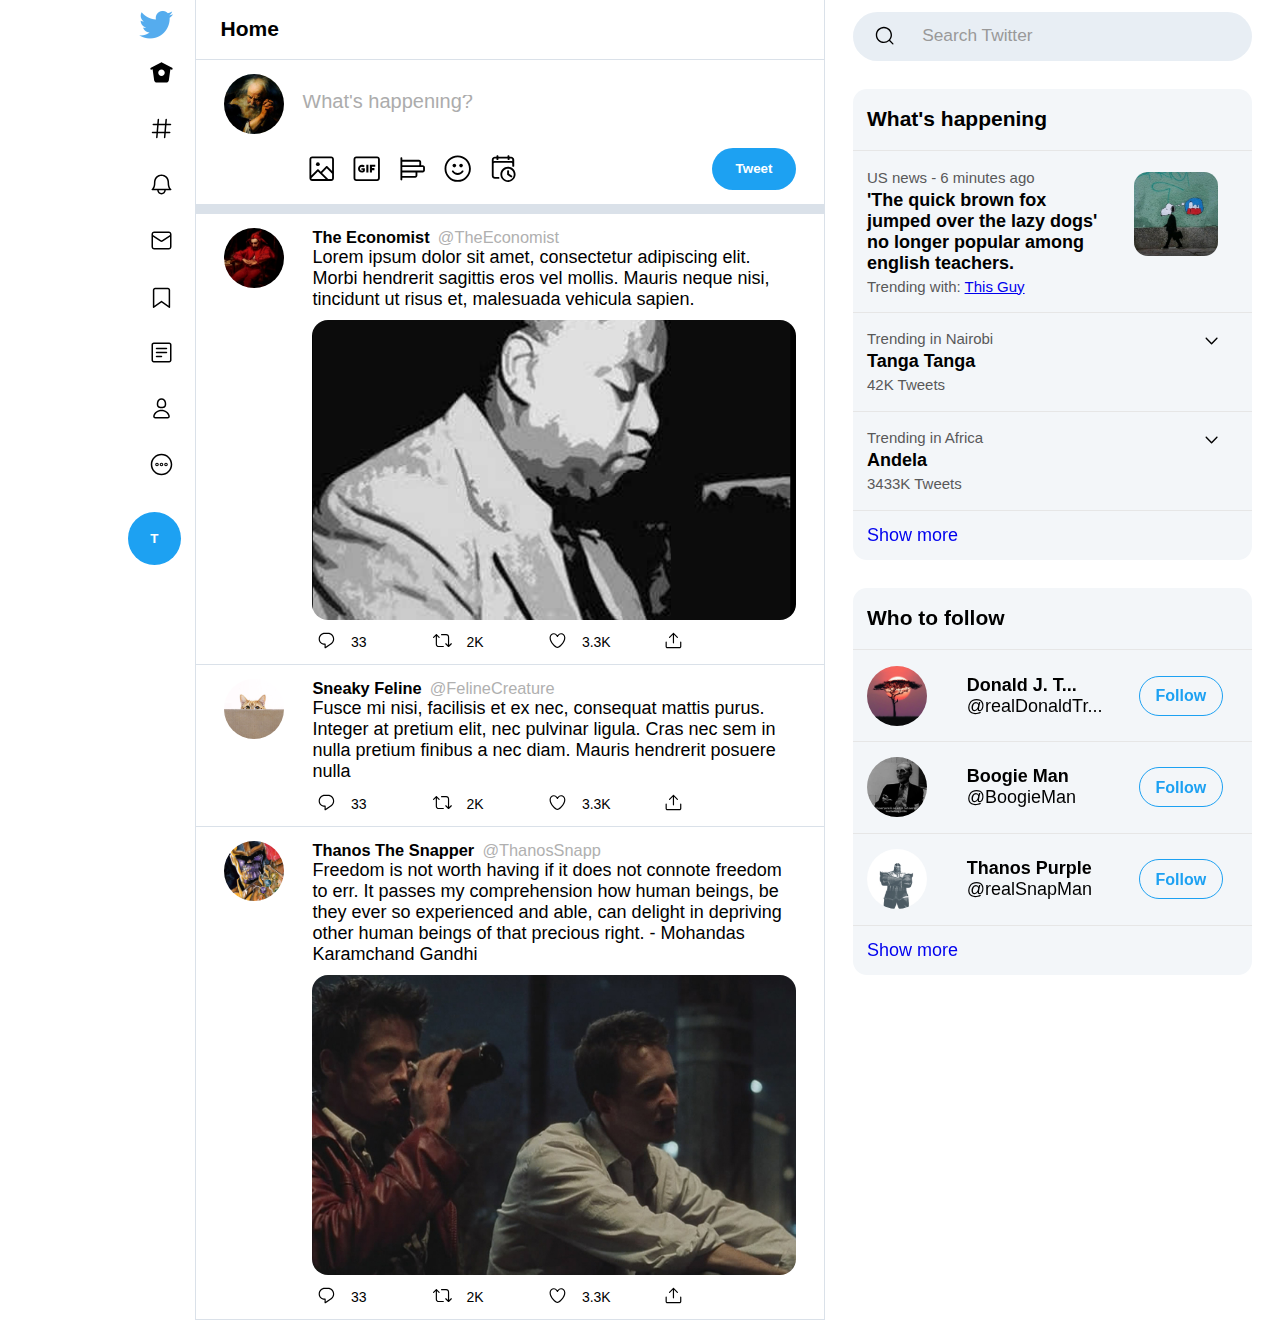
<file: index.html>
<!DOCTYPE html>
<html>
<head>
	<title>Home / Twitter</title>
	<meta name="viewport" content="width=device-width, initial-scale=1.0">
	<link rel="stylesheet" type="text/css" href="style.css">
</head>
<body>
	<main id="main">
		<div id="account">
			<div id="navigation">
				<div id="logo-area">
					<div id="logo"></div>
				</div>
				<nav id="main-navbar">
					<ul id="nav-links">
						<li class="nav-link active">
							<div class="nav-icon" id="nav-home-icon">
								<svg viewBox=""><g><path d="M22.58 7.35L12.475 1.897c-.297-.16-.654-.16-.95 0L1.425 7.35c-.486.264-.667.87-.405 1.356.18.335.525.525.88.525.16 0 .324-.038.475-.12l.734-.396 1.59 11.25c.216 1.214 1.31 2.062 2.66 2.062h9.282c1.35 0 2.444-.848 2.662-2.088l1.588-11.225.737.398c.485.263 1.092.082 1.354-.404.263-.486.08-1.093-.404-1.355zM12 15.435c-1.795 0-3.25-1.455-3.25-3.25s1.455-3.25 3.25-3.25 3.25 1.455 3.25 3.25-1.455 3.25-3.25 3.25z"></path></g></svg>
							</div>
							<div class="nav-link-text">
								<a href="#">
									<h2>Home</h2>
								</a>
							</div>
						</li>
						<li class="nav-link">
							<div class="nav-icon" id="nav-explore-icon">
								<div class="">
									<svg class=""><g><path d="M21 7.337h-3.93l.372-4.272c.036-.412-.27-.775-.682-.812-.417-.03-.776.27-.812.683l-.383 4.4h-6.32l.37-4.27c.037-.413-.27-.776-.68-.813-.42-.03-.777.27-.813.683l-.382 4.4H3.782c-.414 0-.75.337-.75.75s.336.75.75.75H7.61l-.55 6.327H3c-.414 0-.75.336-.75.75s.336.75.75.75h3.93l-.372 4.272c-.036.412.27.775.682.812l.066.003c.385 0 .712-.295.746-.686l.383-4.4h6.32l-.37 4.27c-.036.413.27.776.682.813l.066.003c.385 0 .712-.295.746-.686l.382-4.4h3.957c.413 0 .75-.337.75-.75s-.337-.75-.75-.75H16.39l.55-6.327H21c.414 0 .75-.336.75-.75s-.336-.75-.75-.75zm-6.115 7.826h-6.32l.55-6.326h6.32l-.55 6.326z"></path></g></svg>
								</div>
							</div>
							<div class="nav-link-text">
								<a href="#">
									<h2>Explore</h2>
								</a>
							</div>
						</li>
						<li class="nav-link">
							<div class="nav-icon" id="nav-notifications-icon">
								<svg class=""><g><path d="M21.697 16.468c-.02-.016-2.14-1.64-2.103-6.03.02-2.532-.812-4.782-2.347-6.335C15.872 2.71 14.01 1.94 12.005 1.93h-.013c-2.004.01-3.866.78-5.242 2.174-1.534 1.553-2.368 3.802-2.346 6.334.037 4.33-2.02 5.967-2.102 6.03-.26.193-.366.53-.265.838.102.308.39.515.712.515h4.92c.102 2.31 1.997 4.16 4.33 4.16s4.226-1.85 4.327-4.16h4.922c.322 0 .61-.206.71-.514.103-.307-.003-.645-.263-.838zM12 20.478c-1.505 0-2.73-1.177-2.828-2.658h5.656c-.1 1.48-1.323 2.66-2.828 2.66zM4.38 16.32c.74-1.132 1.548-3.028 1.524-5.896-.018-2.16.644-3.982 1.913-5.267C8.91 4.05 10.397 3.437 12 3.43c1.603.008 3.087.62 4.18 1.728 1.27 1.285 1.933 3.106 1.915 5.267-.024 2.868.785 4.765 1.525 5.896H4.38z"></path></g></svg>
							</div>
							<div class="nav-link-text">
								<a href="#">
									<h2>Notifications</h2>
								</a>
							</div>
						</li>
						<li class="nav-link">
							<div class="nav-icon" id="nav-messages-icon">
								<svg class=""><g><path d="M19.25 3.018H4.75C3.233 3.018 2 4.252 2 5.77v12.495c0 1.518 1.233 2.753 2.75 2.753h14.5c1.517 0 2.75-1.235 2.75-2.753V5.77c0-1.518-1.233-2.752-2.75-2.752zm-14.5 1.5h14.5c.69 0 1.25.56 1.25 1.25v.714l-8.05 5.367c-.273.18-.626.182-.9-.002L3.5 6.482v-.714c0-.69.56-1.25 1.25-1.25zm14.5 14.998H4.75c-.69 0-1.25-.56-1.25-1.25V8.24l7.24 4.83c.383.256.822.384 1.26.384.44 0 .877-.128 1.26-.383l7.24-4.83v10.022c0 .69-.56 1.25-1.25 1.25z"></path></g></svg>
							</div>
							<div class="nav-link-text">
								<a href="#">
									<h2>Messages</h2>
								</a>
							</div>
						</li>
						<li class="nav-link">
							<div class="nav-icon" id="nav-bookmarks-icon">
								<svg class=""><g><path d="M19.9 23.5c-.157 0-.312-.05-.442-.144L12 17.928l-7.458 5.43c-.228.164-.53.19-.782.06-.25-.127-.41-.385-.41-.667V5.6c0-1.24 1.01-2.25 2.25-2.25h12.798c1.24 0 2.25 1.01 2.25 2.25v17.15c0 .282-.158.54-.41.668-.106.055-.223.082-.34.082zM12 16.25c.155 0 .31.048.44.144l6.71 4.883V5.6c0-.412-.337-.75-.75-.75H5.6c-.413 0-.75.338-.75.75v15.677l6.71-4.883c.13-.096.285-.144.44-.144z"></path></g></svg>
							</div>
							<div class="nav-link-text">
								<a href="#">
									<h2>Bookmarks</h2>
								</a>
							</div>
						</li>
						<li class="nav-link">
							<div class="nav-icon" id="nav-lists-icon">
								<svg class=""><g><path d="M19.75 22H4.25C3.01 22 2 20.99 2 19.75V4.25C2 3.01 3.01 2 4.25 2h15.5C20.99 2 22 3.01 22 4.25v15.5c0 1.24-1.01 2.25-2.25 2.25zM4.25 3.5c-.414 0-.75.337-.75.75v15.5c0 .413.336.75.75.75h15.5c.414 0 .75-.337.75-.75V4.25c0-.413-.336-.75-.75-.75H4.25z"></path><path d="M17 8.64H7c-.414 0-.75-.337-.75-.75s.336-.75.75-.75h10c.414 0 .75.335.75.75s-.336.75-.75.75zm0 4.11H7c-.414 0-.75-.336-.75-.75s.336-.75.75-.75h10c.414 0 .75.336.75.75s-.336.75-.75.75zm-5 4.11H7c-.414 0-.75-.335-.75-.75s.336-.75.75-.75h5c.414 0 .75.337.75.75s-.336.75-.75.75z"></path></g></svg>
							</div><div class="nav-link-text">
								<a href="#">
									<h2>Lists</h2>
								</a>
							</div>
						</li>
						<li class="nav-link">
							<div class="nav-icon" id="nav-profile-icon">
								<svg class=""><g><path d="M12 11.816c1.355 0 2.872-.15 3.84-1.256.814-.93 1.078-2.368.806-4.392-.38-2.825-2.117-4.512-4.646-4.512S7.734 3.343 7.354 6.17c-.272 2.022-.008 3.46.806 4.39.968 1.107 2.485 1.256 3.84 1.256zM8.84 6.368c.162-1.2.787-3.212 3.16-3.212s2.998 2.013 3.16 3.212c.207 1.55.057 2.627-.45 3.205-.455.52-1.266.743-2.71.743s-2.255-.223-2.71-.743c-.507-.578-.657-1.656-.45-3.205zm11.44 12.868c-.877-3.526-4.282-5.99-8.28-5.99s-7.403 2.464-8.28 5.99c-.172.692-.028 1.4.395 1.94.408.52 1.04.82 1.733.82h12.304c.693 0 1.325-.3 1.733-.82.424-.54.567-1.247.394-1.94zm-1.576 1.016c-.126.16-.316.246-.552.246H5.848c-.235 0-.426-.085-.552-.246-.137-.174-.18-.412-.12-.654.71-2.855 3.517-4.85 6.824-4.85s6.114 1.994 6.824 4.85c.06.242.017.48-.12.654z"></path></g></svg>
							</div>
							<div class="nav-link-text">
								<a href="#">
									<h2>Profile</h2>
								</a>
							</div>
						</li>
						<li class="nav-link">
							<div class="nav-icon" id="nav-more-icon">
								<svg class=""><g><path d="M16.5 10.25c-.965 0-1.75.787-1.75 1.75s.784 1.75 1.75 1.75c.964 0 1.75-.786 1.75-1.75s-.786-1.75-1.75-1.75zm0 2.5c-.414 0-.75-.336-.75-.75 0-.413.337-.75.75-.75s.75.336.75.75c0 .413-.336.75-.75.75zm-4.5-2.5c-.966 0-1.75.787-1.75 1.75s.785 1.75 1.75 1.75 1.75-.786 1.75-1.75-.784-1.75-1.75-1.75zm0 2.5c-.414 0-.75-.336-.75-.75 0-.413.337-.75.75-.75s.75.336.75.75c0 .413-.336.75-.75.75zm-4.5-2.5c-.965 0-1.75.787-1.75 1.75s.785 1.75 1.75 1.75c.964 0 1.75-.786 1.75-1.75s-.787-1.75-1.75-1.75zm0 2.5c-.414 0-.75-.336-.75-.75 0-.413.337-.75.75-.75s.75.336.75.75c0 .413-.336.75-.75.75z"></path><path d="M12 22.75C6.072 22.75 1.25 17.928 1.25 12S6.072 1.25 12 1.25 22.75 6.072 22.75 12 17.928 22.75 12 22.75zm0-20C6.9 2.75 2.75 6.9 2.75 12S6.9 21.25 12 21.25s9.25-4.15 9.25-9.25S17.1 2.75 12 2.75z"></path></g></svg>
							</div>
							<div class="nav-link-text">
								<a href="#">
									<h2>More</h2>
								</a>
							</div>
						</li>
					</ul>
				</nav>
				<div id="account-compose-tweet">
					<button href=""><div class="btn-txt">Tweet</div><div class="btn-icon">T</div></button>
				</div>
			</div>
		</div>
		<div id="feed">
			<div id="feed-nav">
				<h2><a href="#">Home</a></h2>
			</div>
			<div id="feed-new-tweet">
				<div id="feed-new-tweet-avatar">
					<div id="feed-avatar-img"></div>
				</div>
				<div id="feed-new-tweet-form">
					<form action="" method="post">
						<div id="tweet-text-input">
							<input type="text" name="tweet" id="tweet-input" placeholder="What's happening?">
						</div>
						<div id="form-buttons">
							<div id="input-buttons">
								<div class="tweet-input-button" id="tweet-img">
									<div class="this-icon">
										<svg viewBox="0 0 24 24" class="r-13gxpu9 r-4qtqp9 r-yyyyoo r-1q142lx r-50lct3 r-dnmrzs r-bnwqim r-1plcrui r-lrvibr"><g><path d="M19.75 2H4.25C3.01 2 2 3.01 2 4.25v15.5C2 20.99 3.01 22 4.25 22h15.5c1.24 0 2.25-1.01 2.25-2.25V4.25C22 3.01 20.99 2 19.75 2zM4.25 3.5h15.5c.413 0 .75.337.75.75v9.676l-3.858-3.858c-.14-.14-.33-.22-.53-.22h-.003c-.2 0-.393.08-.532.224l-4.317 4.384-1.813-1.806c-.14-.14-.33-.22-.53-.22-.193-.03-.395.08-.535.227L3.5 17.642V4.25c0-.413.337-.75.75-.75zm-.744 16.28l5.418-5.534 6.282 6.254H4.25c-.402 0-.727-.322-.744-.72zm16.244.72h-2.42l-5.007-4.987 3.792-3.85 4.385 4.384v3.703c0 .413-.337.75-.75.75z"></path><circle cx="8.868" cy="8.309" r="1.542"></circle></g></svg>
									</div>
									<!--  -->
								</div>
								<div class="tweet-input-button" id="gif-img">
									<div class="this-icon">
										<svg viewBox="0 0 24 24" class="r-13gxpu9 r-4qtqp9 r-yyyyoo r-1q142lx r-50lct3 r-dnmrzs r-bnwqim r-1plcrui r-lrvibr"><g><path d="M19 10.5V8.8h-4.4v6.4h1.7v-2h2v-1.7h-2v-1H19zm-7.3-1.7h1.7v6.4h-1.7V8.8zm-3.6 1.6c.4 0 .9.2 1.2.5l1.2-1C9.9 9.2 9 8.8 8.1 8.8c-1.8 0-3.2 1.4-3.2 3.2s1.4 3.2 3.2 3.2c1 0 1.8-.4 2.4-1.1v-2.5H7.7v1.2h1.2v.6c-.2.1-.5.2-.8.2-.9 0-1.6-.7-1.6-1.6 0-.8.7-1.6 1.6-1.6z"></path><path d="M20.5 2.02h-17c-1.24 0-2.25 1.007-2.25 2.247v15.507c0 1.238 1.01 2.246 2.25 2.246h17c1.24 0 2.25-1.008 2.25-2.246V4.267c0-1.24-1.01-2.247-2.25-2.247zm.75 17.754c0 .41-.336.746-.75.746h-17c-.414 0-.75-.336-.75-.746V4.267c0-.412.336-.747.75-.747h17c.414 0 .75.335.75.747v15.507z"></path></g></svg>
									</div>
									<!--  -->
								</div>
								<div class="tweet-input-button" id="chart-img">
									<div class="this-icon">
										<svg viewBox="0 0 24 24" class="icon-styling"><g><path d="M20.222 9.16h-1.334c.015-.09.028-.182.028-.277V6.57c0-.98-.797-1.777-1.778-1.777H3.5V3.358c0-.414-.336-.75-.75-.75s-.75.336-.75.75V20.83c0 .415.336.75.75.75s.75-.335.75-.75v-1.434h10.556c.98 0 1.778-.797 1.778-1.777v-2.313c0-.095-.014-.187-.028-.278h4.417c.98 0 1.778-.798 1.778-1.778v-2.31c0-.983-.797-1.78-1.778-1.78zM17.14 6.293c.152 0 .277.124.277.277v2.31c0 .154-.125.28-.278.28H3.5V6.29h13.64zm-2.807 9.014v2.312c0 .153-.125.277-.278.277H3.5v-2.868h10.556c.153 0 .277.126.277.28zM20.5 13.25c0 .153-.125.277-.278.277H3.5V10.66h16.722c.153 0 .278.124.278.277v2.313z"></path></g></svg>
									</div>
									<!--  -->
								</div>
								<div class="tweet-input-button" id="emoji-img">
									<div class="this-icon">
										<svg viewBox="0 0 24 24" class="r-13gxpu9 r-4qtqp9 r-yyyyoo r-1q142lx r-50lct3 r-dnmrzs r-bnwqim r-1plcrui r-lrvibr"><g><path d="M12 22.75C6.072 22.75 1.25 17.928 1.25 12S6.072 1.25 12 1.25 22.75 6.072 22.75 12 17.928 22.75 12 22.75zm0-20C6.9 2.75 2.75 6.9 2.75 12S6.9 21.25 12 21.25s9.25-4.15 9.25-9.25S17.1 2.75 12 2.75z"></path><path d="M12 17.115c-1.892 0-3.633-.95-4.656-2.544-.224-.348-.123-.81.226-1.035.348-.226.812-.124 1.036.226.747 1.162 2.016 1.855 3.395 1.855s2.648-.693 3.396-1.854c.224-.35.688-.45 1.036-.225.35.224.45.688.226 1.036-1.025 1.594-2.766 2.545-4.658 2.545z"></path><circle cx="14.738" cy="9.458" r="1.478"></circle><circle cx="9.262" cy="9.458" r="1.478"></circle></g></svg>
									</div>
								</div>
								<div class="tweet-input-button" id="schedule-img">
									<div class="this-icon">
										<svg viewBox="0 0 24 24"><g><path d="M-37.9 18c-.1-.1-.1-.1-.1-.2.1 0 .1.1.1.2z"></path><path d="M-37.9 18c-.1-.1-.1-.1-.1-.2.1 0 .1.1.1.2zM18 2.2h-1.3v-.3c0-.4-.3-.8-.8-.8-.4 0-.8.3-.8.8v.3H7.7v-.3c0-.4-.3-.8-.8-.8-.4 0-.8.3-.8.8v.3H4.8c-1.4 0-2.5 1.1-2.5 2.5v13.1c0 1.4 1.1 2.5 2.5 2.5h2.9c.4 0 .8-.3.8-.8 0-.4-.3-.8-.8-.8H4.8c-.6 0-1-.5-1-1V7.9c0-.3.4-.7 1-.7H18c.6 0 1 .4 1 .7v1.8c0 .4.3.8.8.8.4 0 .8-.3.8-.8v-5c-.1-1.4-1.2-2.5-2.6-2.5zm1 3.7c-.3-.1-.7-.2-1-.2H4.8c-.4 0-.7.1-1 .2V4.7c0-.6.5-1 1-1h1.3v.5c0 .4.3.8.8.8.4 0 .8-.3.8-.8v-.5h7.5v.5c0 .4.3.8.8.8.4 0 .8-.3.8-.8v-.5H18c.6 0 1 .5 1 1v1.2z"></path><path d="M15.5 10.4c-3.4 0-6.2 2.8-6.2 6.2 0 3.4 2.8 6.2 6.2 6.2 3.4 0 6.2-2.8 6.2-6.2 0-3.4-2.8-6.2-6.2-6.2zm0 11c-2.6 0-4.7-2.1-4.7-4.7s2.1-4.7 4.7-4.7 4.7 2.1 4.7 4.7c0 2.5-2.1 4.7-4.7 4.7z"></path><path d="M18.9 18.7c-.1.2-.4.4-.6.4-.1 0-.3 0-.4-.1l-3.1-2v-3c0-.4.3-.8.8-.8.4 0 .8.3.8.8v2.2l2.4 1.5c.2.2.3.6.1 1z"></path></g></svg>
									</div>
									<!--  -->
								</div>
							</div>
							<div id="submit-button">
								<button type="submit">Tweet</button>
							</div>
						</div>
					</form>
				</div>
			</div>
			<div class="tweets-area">
				<div class="tweet">
					<div class="tweet-avatar-area">
						<div id="tweet-01-author-avatar"></div>
					</div>
					<div class="tweet-main-section">
						<div class="tweet-top">
							<div class="tweet-author-name">
								<h3 class="screen-name">The Economist</h3>
								<h3 class="user-name">@TheEconomist</h3>
							</div>
							<div class="tweet-options-dropdown"></div>
						</div>
						<div class="tweet-content">
							<p class="tweet-text"> Lorem ipsum dolor sit amet, consectetur adipiscing elit. Morbi hendrerit sagittis eros vel mollis. Mauris neque nisi, tincidunt ut risus et, malesuada vehicula sapien.</p>
							<div class="tweet-img">
								<div id="tweet_01_img"></div>
							</div>
							<!-- <img src="" class="tweet-img" alt="Twitter Image"> -->
						</div>
						<div class="tweet-actions">
							<div class="tweet-action-buttons">
								<div class="action-item">
									<div class="tweet-action-button" id="comments-img">
										<div class="this-icon">
											<svg viewBox="0 0 28 28"><g><path d="M14.046 2.242l-4.148-.01h-.002c-4.374 0-7.8 3.427-7.8 7.802 0 4.098 3.186 7.206 7.465 7.37v3.828c0 .108.044.286.12.403.142.225.384.347.632.347.138 0 .277-.038.402-.118.264-.168 6.473-4.14 8.088-5.506 1.902-1.61 3.04-3.97 3.043-6.312v-.017c-.006-4.367-3.43-7.787-7.8-7.788zm3.787 12.972c-1.134.96-4.862 3.405-6.772 4.643V16.67c0-.414-.335-.75-.75-.75h-.396c-3.66 0-6.318-2.476-6.318-5.886 0-3.534 2.768-6.302 6.3-6.302l4.147.01h.002c3.532 0 6.3 2.766 6.302 6.296-.003 1.91-.942 3.844-2.514 5.176z"></path></g></svg>
										</div>
										<!--  -->
									</div>
									<div class="action-stats">
										<p>33</p>
									</div>
								</div>
								<div class="action-item">
									<div class="tweet-action-button" id="retweet-img">
										<div class="this-icon">
											<svg viewBox="0 0 28 28"><g><path d="M23.77 15.67c-.292-.293-.767-.293-1.06 0l-2.22 2.22V7.65c0-2.068-1.683-3.75-3.75-3.75h-5.85c-.414 0-.75.336-.75.75s.336.75.75.75h5.85c1.24 0 2.25 1.01 2.25 2.25v10.24l-2.22-2.22c-.293-.293-.768-.293-1.06 0s-.294.768 0 1.06l3.5 3.5c.145.147.337.22.53.22s.383-.072.53-.22l3.5-3.5c.294-.292.294-.767 0-1.06zm-10.66 3.28H7.26c-1.24 0-2.25-1.01-2.25-2.25V6.46l2.22 2.22c.148.147.34.22.532.22s.384-.073.53-.22c.293-.293.293-.768 0-1.06l-3.5-3.5c-.293-.294-.768-.294-1.06 0l-3.5 3.5c-.294.292-.294.767 0 1.06s.767.293 1.06 0l2.22-2.22V16.7c0 2.068 1.683 3.75 3.75 3.75h5.85c.414 0 .75-.336.75-.75s-.337-.75-.75-.75z"></path></g></svg>
										</div>
										<!--  -->
									</div>
									<div class="action-stats">
										<p>2K</p>
									</div>
								</div>
								<div class="action-item">
									<div class="tweet-action-button" id="like-img">
										<div class="this-icon">
											<svg viewBox="0 0 28 28"><g><path d="M12 21.638h-.014C9.403 21.59 1.95 14.856 1.95 8.478c0-3.064 2.525-5.754 5.403-5.754 2.29 0 3.83 1.58 4.646 2.73.814-1.148 2.354-2.73 4.645-2.73 2.88 0 5.404 2.69 5.404 5.755 0 6.376-7.454 13.11-10.037 13.157H12zM7.354 4.225c-2.08 0-3.903 1.988-3.903 4.255 0 5.74 7.034 11.596 8.55 11.658 1.518-.062 8.55-5.917 8.55-11.658 0-2.267-1.823-4.255-3.903-4.255-2.528 0-3.94 2.936-3.952 2.965-.23.562-1.156.562-1.387 0-.014-.03-1.425-2.965-3.954-2.965z"></path></g></svg>
										</div>
									</div>
									<div class="action-stats">
										<p>3.3K</p>
									</div>
								</div>
								<div class="action-item">
									<div class="tweet-action-button" id="options-img">
										<div class="this-icon">
											<svg viewBox="0 0 28 28"><g><path d="M17.53 7.47l-5-5c-.293-.293-.768-.293-1.06 0l-5 5c-.294.293-.294.768 0 1.06s.767.294 1.06 0l3.72-3.72V15c0 .414.336.75.75.75s.75-.336.75-.75V4.81l3.72 3.72c.146.147.338.22.53.22s.384-.072.53-.22c.293-.293.293-.767 0-1.06z"></path><path d="M19.708 21.944H4.292C3.028 21.944 2 20.916 2 19.652V14c0-.414.336-.75.75-.75s.75.336.75.75v5.652c0 .437.355.792.792.792h15.416c.437 0 .792-.355.792-.792V14c0-.414.336-.75.75-.75s.75.336.75.75v5.652c0 1.264-1.028 2.292-2.292 2.292z"></path></g></svg>
										</div>
										<!--  -->
									</div>
								</div>
							</div>
						</div>
					</div>
				</div>
				<div class="tweet">
					<div class="tweet-avatar-area">
						<div id="tweet-02-author-avatar"></div>
					</div>
					<div class="tweet-main-section">
						<div class="tweet-top">
							<div class="tweet-author-name">
								<h3 class="screen-name">Sneaky Feline</h3>
								<h3 class="user-name">@FelineCreature</h3>
							</div>
							<div class="tweet-options-dropdown"></div>
						</div>
						<div class="tweet-content">
							<p class="tweet-text">Fusce mi nisi, facilisis et ex nec, consequat mattis purus. Integer at pretium elit, nec pulvinar ligula. Cras nec sem in nulla pretium finibus a nec diam. Mauris hendrerit posuere nulla</p>
							<!-- <div class="tweet-img">
								<div id="tweet_01_img"></div>
							</div> -->
						</div>
						<div class="tweet-actions">
							<div class="tweet-action-buttons">
								<div class="action-item">
									<div class="tweet-action-button" id="comments-img">
										<div class="this-icon">
											<svg viewBox="0 0 28 28"><g><path d="M14.046 2.242l-4.148-.01h-.002c-4.374 0-7.8 3.427-7.8 7.802 0 4.098 3.186 7.206 7.465 7.37v3.828c0 .108.044.286.12.403.142.225.384.347.632.347.138 0 .277-.038.402-.118.264-.168 6.473-4.14 8.088-5.506 1.902-1.61 3.04-3.97 3.043-6.312v-.017c-.006-4.367-3.43-7.787-7.8-7.788zm3.787 12.972c-1.134.96-4.862 3.405-6.772 4.643V16.67c0-.414-.335-.75-.75-.75h-.396c-3.66 0-6.318-2.476-6.318-5.886 0-3.534 2.768-6.302 6.3-6.302l4.147.01h.002c3.532 0 6.3 2.766 6.302 6.296-.003 1.91-.942 3.844-2.514 5.176z"></path></g></svg>
										</div>
										<!--  -->
									</div>
									<div class="action-stats">
										<p>33</p>
									</div>
								</div>
								<div class="action-item">
									<div class="tweet-action-button" id="retweet-img">
										<div class="this-icon">
											<svg viewBox="0 0 28 28"><g><path d="M23.77 15.67c-.292-.293-.767-.293-1.06 0l-2.22 2.22V7.65c0-2.068-1.683-3.75-3.75-3.75h-5.85c-.414 0-.75.336-.75.75s.336.75.75.75h5.85c1.24 0 2.25 1.01 2.25 2.25v10.24l-2.22-2.22c-.293-.293-.768-.293-1.06 0s-.294.768 0 1.06l3.5 3.5c.145.147.337.22.53.22s.383-.072.53-.22l3.5-3.5c.294-.292.294-.767 0-1.06zm-10.66 3.28H7.26c-1.24 0-2.25-1.01-2.25-2.25V6.46l2.22 2.22c.148.147.34.22.532.22s.384-.073.53-.22c.293-.293.293-.768 0-1.06l-3.5-3.5c-.293-.294-.768-.294-1.06 0l-3.5 3.5c-.294.292-.294.767 0 1.06s.767.293 1.06 0l2.22-2.22V16.7c0 2.068 1.683 3.75 3.75 3.75h5.85c.414 0 .75-.336.75-.75s-.337-.75-.75-.75z"></path></g></svg>
										</div>
										<!--  -->
									</div>
									<div class="action-stats">
										<p>2K</p>
									</div>
								</div>
								<div class="action-item">
									<div class="tweet-action-button" id="like-img">
										<div class="this-icon">
											<svg viewBox="0 0 28 28"><g><path d="M12 21.638h-.014C9.403 21.59 1.95 14.856 1.95 8.478c0-3.064 2.525-5.754 5.403-5.754 2.29 0 3.83 1.58 4.646 2.73.814-1.148 2.354-2.73 4.645-2.73 2.88 0 5.404 2.69 5.404 5.755 0 6.376-7.454 13.11-10.037 13.157H12zM7.354 4.225c-2.08 0-3.903 1.988-3.903 4.255 0 5.74 7.034 11.596 8.55 11.658 1.518-.062 8.55-5.917 8.55-11.658 0-2.267-1.823-4.255-3.903-4.255-2.528 0-3.94 2.936-3.952 2.965-.23.562-1.156.562-1.387 0-.014-.03-1.425-2.965-3.954-2.965z"></path></g></svg>
										</div>
									</div>
									<div class="action-stats">
										<p>3.3K</p>
									</div>
								</div>
								<div class="action-item">
									<div class="tweet-action-button" id="options-img">
										<div class="this-icon">
											<svg viewBox="0 0 28 28"><g><path d="M17.53 7.47l-5-5c-.293-.293-.768-.293-1.06 0l-5 5c-.294.293-.294.768 0 1.06s.767.294 1.06 0l3.72-3.72V15c0 .414.336.75.75.75s.75-.336.75-.75V4.81l3.72 3.72c.146.147.338.22.53.22s.384-.072.53-.22c.293-.293.293-.767 0-1.06z"></path><path d="M19.708 21.944H4.292C3.028 21.944 2 20.916 2 19.652V14c0-.414.336-.75.75-.75s.75.336.75.75v5.652c0 .437.355.792.792.792h15.416c.437 0 .792-.355.792-.792V14c0-.414.336-.75.75-.75s.75.336.75.75v5.652c0 1.264-1.028 2.292-2.292 2.292z"></path></g></svg>
										</div>
										<!--  -->
									</div>
								</div>
							</div>
						</div>
					</div>
				</div>
				<div class="tweet">
					<div class="tweet-avatar-area">
						<div id="tweet-03-author-avatar"></div>
					</div>
					<div class="tweet-main-section">
						<div class="tweet-top">
							<div class="tweet-author-name">
								<h3 class="screen-name">Thanos The Snapper</h3>
								<h3 class="user-name">@ThanosSnapp</h3>
							</div>
							<div class="tweet-options-dropdown"></div>
						</div>
						<div class="tweet-content">
							<p class="tweet-text">Freedom is not worth having if it does not connote freedom to err. It passes my comprehension how human beings, be they ever so experienced and able, can delight in depriving other human beings of that precious right. - Mohandas Karamchand Gandhi</p>
							<div class="tweet-img">
								<div id="tweet_03_img"></div>
							</div>
						</div>
						<div class="tweet-actions">
							<div class="tweet-action-buttons">
								<div class="action-item">
									<div class="tweet-action-button" id="comments-img">
										<div class="this-icon">
											<svg viewBox="0 0 28 28"><g><path d="M14.046 2.242l-4.148-.01h-.002c-4.374 0-7.8 3.427-7.8 7.802 0 4.098 3.186 7.206 7.465 7.37v3.828c0 .108.044.286.12.403.142.225.384.347.632.347.138 0 .277-.038.402-.118.264-.168 6.473-4.14 8.088-5.506 1.902-1.61 3.04-3.97 3.043-6.312v-.017c-.006-4.367-3.43-7.787-7.8-7.788zm3.787 12.972c-1.134.96-4.862 3.405-6.772 4.643V16.67c0-.414-.335-.75-.75-.75h-.396c-3.66 0-6.318-2.476-6.318-5.886 0-3.534 2.768-6.302 6.3-6.302l4.147.01h.002c3.532 0 6.3 2.766 6.302 6.296-.003 1.91-.942 3.844-2.514 5.176z"></path></g></svg>
										</div>
										<!--  -->
									</div>
									<div class="action-stats">
										<p>33</p>
									</div>
								</div>
								<div class="action-item">
									<div class="tweet-action-button" id="retweet-img">
										<div class="this-icon">
											<svg viewBox="0 0 28 28"><g><path d="M23.77 15.67c-.292-.293-.767-.293-1.06 0l-2.22 2.22V7.65c0-2.068-1.683-3.75-3.75-3.75h-5.85c-.414 0-.75.336-.75.75s.336.75.75.75h5.85c1.24 0 2.25 1.01 2.25 2.25v10.24l-2.22-2.22c-.293-.293-.768-.293-1.06 0s-.294.768 0 1.06l3.5 3.5c.145.147.337.22.53.22s.383-.072.53-.22l3.5-3.5c.294-.292.294-.767 0-1.06zm-10.66 3.28H7.26c-1.24 0-2.25-1.01-2.25-2.25V6.46l2.22 2.22c.148.147.34.22.532.22s.384-.073.53-.22c.293-.293.293-.768 0-1.06l-3.5-3.5c-.293-.294-.768-.294-1.06 0l-3.5 3.5c-.294.292-.294.767 0 1.06s.767.293 1.06 0l2.22-2.22V16.7c0 2.068 1.683 3.75 3.75 3.75h5.85c.414 0 .75-.336.75-.75s-.337-.75-.75-.75z"></path></g></svg>
										</div>
										<!--  -->
									</div>
									<div class="action-stats">
										<p>2K</p>
									</div>
								</div>
								<div class="action-item">
									<div class="tweet-action-button" id="like-img">
										<div class="this-icon">
											<svg viewBox="0 0 28 28"><g><path d="M12 21.638h-.014C9.403 21.59 1.95 14.856 1.95 8.478c0-3.064 2.525-5.754 5.403-5.754 2.29 0 3.83 1.58 4.646 2.73.814-1.148 2.354-2.73 4.645-2.73 2.88 0 5.404 2.69 5.404 5.755 0 6.376-7.454 13.11-10.037 13.157H12zM7.354 4.225c-2.08 0-3.903 1.988-3.903 4.255 0 5.74 7.034 11.596 8.55 11.658 1.518-.062 8.55-5.917 8.55-11.658 0-2.267-1.823-4.255-3.903-4.255-2.528 0-3.94 2.936-3.952 2.965-.23.562-1.156.562-1.387 0-.014-.03-1.425-2.965-3.954-2.965z"></path></g></svg>
										</div>
									</div>
									<div class="action-stats">
										<p>3.3K</p>
									</div>
								</div>
								<div class="action-item">
									<div class="tweet-action-button" id="options-img">
										<div class="this-icon">
											<svg viewBox="0 0 28 28"><g><path d="M17.53 7.47l-5-5c-.293-.293-.768-.293-1.06 0l-5 5c-.294.293-.294.768 0 1.06s.767.294 1.06 0l3.72-3.72V15c0 .414.336.75.75.75s.75-.336.75-.75V4.81l3.72 3.72c.146.147.338.22.53.22s.384-.072.53-.22c.293-.293.293-.767 0-1.06z"></path><path d="M19.708 21.944H4.292C3.028 21.944 2 20.916 2 19.652V14c0-.414.336-.75.75-.75s.75.336.75.75v5.652c0 .437.355.792.792.792h15.416c.437 0 .792-.355.792-.792V14c0-.414.336-.75.75-.75s.75.336.75.75v5.652c0 1.264-1.028 2.292-2.292 2.292z"></path></g></svg>
										</div>
										<!--  -->
									</div>
								</div>
							</div>
						</div>
					</div>
				</div>
			</div>
		</div>
		<div id="explore">
			<div id="explore-content">
				<div id="explore-search">
					<form id="search-form" method="post" action="">
						<label for="explore-search-input">
							<div id="search-element">
								<div id="search-box-icon-container">
									<svg viewBox="0 0 28 28">
										<g>
											<path d="M21.53 20.47l-3.66-3.66C19.195 15.24 20 13.214 20 11c0-4.97-4.03-9-9-9s-9 4.03-9 9 4.03 9 9 9c2.215 0 4.24-.804 5.808-2.13l3.66 3.66c.147.146.34.22.53.22s.385-.073.53-.22c.295-.293.295-.767.002-1.06zM3.5 11c0-4.135 3.365-7.5 7.5-7.5s7.5 3.365 7.5 7.5-3.365 7.5-7.5 7.5-7.5-3.365-7.5-7.5z" x="50%" y="50%"></path>
										</g>
									</svg>
								</div>
								<input type="text" name="explore-search-input" id="explore-search-input" placeholder="Search Twitter">
							</div>
						</label>
					</form>
				</div>
				<div id="explore-trends">
					<div class="whats-happening">
						<div class="explore-trends-title-section">
							<h2>What's happening</h2>
						</div>
						<div class="explore-trends-content-section">
							<div class="section-text">
								<div class="section-header">
									<div class="trend-location">
										<p>US news - 6 minutes ago</p>
									</div>
								</div>
								<div class="section-content">
									<div class="trend-name">
										<p>'The quick brown fox jumped over the lazy dogs' no longer popular among english teachers.</p>
									</div>
								</div>
								<div class="section-footer">
									<div class="trend-details">
										<p>Trending with: <a href="#">This Guy</a></span></p>
									</div>
								</div>
							</div>
							<div class="section-extra">
								<div class="trend-options"></div>
								<div class="trend-img" id="trend_01_img"></div>
							</div>
						</div>
						<div class="explore-trends-content-section">
							<div class="section-text">
								<div class="section-header">
									<div class="trend-location">
										<p>Trending in Nairobi</p>
									</div>
								</div>
								<div class="section-content">
									<div class="trend-name">
										<p>Tanga Tanga</p>
									</div>
								</div>
								<div class="section-footer">
									<div class="trend-details">
										<p>42K Tweets</p>
									</div>
								</div>
							</div>
							<div class="section-extra">
								<div class="trend-options-button">
									<div class="this-icon">
										<svg viewBox="0 0 24 24">
											<g>
												<path d="M20.207 8.147c-.39-.39-1.023-.39-1.414 0L12 14.94 5.207 8.147c-.39-.39-1.023-.39-1.414 0-.39.39-.39 1.023 0 1.414l7.5 7.5c.195.196.45.294.707.294s.512-.098.707-.293l7.5-7.5c.39-.39.39-1.022 0-1.413z"></path>
											</g>
										</svg>
									</div>
								</div>
							</div>
						</div>
						<div class="explore-trends-content-section">
							<div class="section-text">
								<div class="section-header">
									<div class="trend-location">
										<p>Trending in Africa</p>
									</div>
								</div>
								<div class="section-content">
									<div class="trend-name">
										<p>Andela</p>
									</div>
								</div>
								<div class="section-footer">
									<div class="trend-details">
										<p>3433K Tweets</p>
									</div>
								</div>
							</div>
							<div class="section-extra">
								<div class="trend-options-button">
									<div class="this-icon">
										<svg viewBox="0 0 24 24">
											<g>
												<path d="M20.207 8.147c-.39-.39-1.023-.39-1.414 0L12 14.94 5.207 8.147c-.39-.39-1.023-.39-1.414 0-.39.39-.39 1.023 0 1.414l7.5 7.5c.195.196.45.294.707.294s.512-.098.707-.293l7.5-7.5c.39-.39.39-1.022 0-1.413z"></path>
											</g>
										</svg>
									</div>
								</div>
							</div>
						</div>
						<div class="explore-trends-footer-section">
							<a href="#">Show more</a>
						</div>
					</div>
				</div>
				<div id="explore-who-to-follow">
					<div class="who-to-follow">
						<div class="explore-people-title-section">
							<h2>Who to follow</h2>
						</div>
						<div class="explore-person">
							<div class="person-img">
								<div class="avatar" id="explore_person_01"></div>
							</div>
							<div class="person-handle">
								<div class="screen-name">
									<p>Donald J. T...</p>
								</div>
								<div class="user-name">
									<p>@realDonaldTr...</p>
								</div>
							</div>
							<div class="person-follow">
								<button type="submit"><span>Follow</span></button>
							</div>
						</div>
						<div class="explore-person">
							<div class="person-img">
								<div class="avatar" id="explore_person_02"></div>
							</div>
							<div class="person-handle">
								<div class="screen-name">
									<p>Boogie Man</p>
								</div>
								<div class="user-name">
									<p>@BoogieMan</p>
								</div>
							</div>
							<div class="person-follow">
								<button type="submit"><span>Follow</span></button>
							</div>
						</div>
						<div class="explore-person">
							<div class="person-img">
								<div class="avatar" id="explore_person_03"></div>
							</div>
							<div class="person-handle">
								<div class="screen-name">
									<p>Thanos Purple</p>
								</div>
								<div class="user-name">
									<p>@realSnapMan</p>
								</div>
							</div>
							<div class="person-follow">
								<button type="submit"><span>Follow</span></button>
							</div>
						</div>
						<div class="explore-people-footer-section">
							<a href="#">Show more</a>
						</div>
					</div>
				</div>
				<div id="misc"></div>
			</div>
		</div>
	</main>
</body>
</html>
</file>
<file: style.css>
html, body {
	font-family: "Segoe UI",Roboto,Ubuntu,"Helvetica Neue",sans-serif ;
	margin: 0;
	font-size: 14px;
	/*height: 100%;*/
}

body {
	/*overflow-x: hidden;*/
}

@media screen and (max-width: 1367px){
	#main {
		display: grid;
		grid-template-areas: "a b c";
		grid-template-columns: minmax(100px, 3fr) minmax(533px, 5fr) minmax(230px, 4fr); 
		grid-template-rows: auto;
		height: 100%;
		width: 100vw;
	}

	#main #account {
		grid-area: a;
	}

	#main #account #navigation {
		position: sticky;
		top: 0px;
		display: flex;
		flex-direction: column;
	}

	#main #feed {
		grid-area: b;
		border-right: solid 1px;
		border-left: solid 1px;
		border-color: hsl(210,25%,88.4%);
		display: flex;
		flex-direction: column;
	}

	#main #explore {
		grid-area: c;
		
	}

	#main #explore #explore-content {
		position: sticky;
		top: 0px;
		/*height: 100vh;*/
		margin: 12px 2em 4em 2em;
		min-width: 350px;
		display: flex;
		flex-direction: column;
	}

	#main #account #navigation #logo-area{
		display: flex;
		justify-content: space-between;
		padding: 0.5em 0 0.5em 4.2em;
	}

	#main #account #navigation #logo-area #logo {
		width: 50px;
		height: 50px;
		min-width: 50px;
		min-height: 50px;
		border-radius: 50%;
		background-image: url('images/logo.png');
		background-size: contain;
		background-position: center;

	}

	#main #account #navigation #main-navbar{
		display: flex;
		flex-direction: column;
		align-items: center;
		padding: 0em 0em;
	}

	#main #account #navigation #main-navbar ul {
		margin-left: -5em;
	}

	#main #account #navigation #main-navbar #nav-links{
		margin-top: 0;
		display: grid;
		grid-template-rows: repeat(8, 4em);
		/*grid-gap: 0em;*/
		align-items: baseline;
	}

	#main #account #navigation #main-navbar #nav-links .nav-link {
		list-style-type: none;
		padding: 0 1em 0 1em;
		border-bottom-right-radius: 2em;
		border-bottom-left-radius: 2em;
		border-top-right-radius: 2em;
		border-top-left-radius: 2em;
		height: 3.25em;
		display: flex;
		align-items: center;
		justify-content: space-between;
		/*background-color: grey;*/
		/*grid-column-start: 1;*/
		/*justify-content: center;*/
	}

	#main #account #navigation #main-navbar #nav-links .nav-link .nav-icon {
		width: 2em;
		height: 100%;
		background-color: transparent;
	}

	#main #account #navigation #main-navbar #nav-links .nav-link .nav-icon svg {
		width: 100%;
		height: 100%;
		padding: 0.75em;
	}

	#main #account #navigation #main-navbar #nav-links .nav-link .nav-link-text {
		flex: 4;
		height: 100%;
		display: flex;
		align-items: center;
		background-color: transparent;
		margin-left: 2em;
	}

	#main #account #navigation #main-navbar #nav-links .nav-link:hover {
		background-color: #e8f5fe;
	}

	#main #account #navigation #main-navbar #nav-links .nav-link a{
		text-decoration: none;
		color: black;
	}

	#main #account #navigation #main-navbar #nav-links .active .nav-link-text a {
		color: #41b0f3;
	}

	#main #account #navigation #account-compose-tweet {
		display: flex;
		justify-content: space-between;
		padding: 0.5em 4.2em;
	}

	#main #account #navigation #account-compose-tweet button {
		width: 15rem;
		height: 3.5em;
		border-top-right-radius: 2em;
		border-bottom-right-radius: 2em;
		border-top-left-radius: 2em;
		border-bottom-left-radius: 2em;
		line-height: 1.3125
		font-size: 14px;
		font-weight: 900;
		color: white;
		background-color: rgb(29, 161, 242);
		border: none;
	}

	#main #account #navigation #account-compose-tweet button .btn-icon {
		display: none;
	}

	@media screen and (max-width: 1320px) {
		#main {
			grid-template-columns: minmax(100px, 3fr) 630px minmax(300px, 7fr);
			grid-template-rows: 1fr;
			grid-template-areas: "a b c";
			width: 100vw;
			height: 100vh;
		}

		#main #account #navigation #logo-area{
			display: flex;
			flex-direction: column;
			align-items: flex-end;
			padding: 0em 1em;
		}

		#main #account #navigation #main-navbar {
			align-items: flex-end;
			padding: 0 1em;
		}

		#main #account #navigation #main-navbar #nav-links .nav-link .nav-link-text {
			display: none;
		}

		#main #account #navigation #account-compose-tweet {
			display: flex;
			flex-direction: column;
			align-items: flex-end;
			padding: 0em 1em;
		}

		#main #account #navigation #account-compose-tweet button {
			width: 4em;
			height: 4em;
			border-radius: 50%;
			line-height: 1.3125
			font-size: 14px;
			font-weight: 900;
			color: white;
			background-color: rgb(29, 161, 242);
			border: none;
		}

		#main #account #navigation #account-compose-tweet button .btn-txt {
			display: none;
			width: 0;
			height: 0;
		}

		#main #account #navigation #account-compose-tweet button .btn-icon {
			display: inline;
		}
	}

	@media screen and (max-width: 1000px) {
		#main {
			grid-template-columns: minmax(100px, 1fr) minmax(600px, 3fr) 1fr;
			grid-template-rows: 1fr;
			grid-template-areas: "a b c";
			width: 100vw;
			height: 100%;
		}

		#main #explore #explore-content {
			display: none;
		}
	}

	@media screen and (max-width: 700px){
		#main {
			grid-template-columns: minmax(70px, 100px) 1fr;
			grid-template-rows: 1fr;
			grid-template-areas: "a b";
			width: 100vw;
			height: 100%;
		}

		#main #account #navigation {
			position: sticky;
			top: 0px;
			display: flex;
			flex-direction: column;
		}
	}
}




#main #feed #feed-nav {
	border-bottom: solid 1px;
	border-color: hsl(210,25%,88.4%);
	display: flex;
	justify-content: space-between;
	padding: 0 1.75em;
}

#main #feed #feed-nav h2 a {
	text-decoration: none;
	color: black;
	font-weight: 900;
}

#main #feed #feed-new-tweet {
	display: flex;
	flex-direction: row;
	padding: 1em 2em;
	display: flex;
	flex-direction: row;
	border-bottom: solid 0.75em hsl(210,25%,88.4%);
}

#main #feed #feed-new-tweet #feed-new-tweet-avatar {
	flex: 2;
}

#main #feed #feed-new-tweet #feed-new-tweet-avatar #feed-avatar-img {
	width: 60px;
	height: 60px;
	border-radius: 50%;
	/*background: red;*/
	background-image: url('images/heraclitus.jpg');
	background-size: cover;
	background-position: center;
}

#main #feed #feed-new-tweet #feed-new-tweet-form {
	flex: 13;
	display: flex;
	align-items: center;
}

#main #feed #feed-new-tweet #feed-new-tweet-form form {
	width: 100%;
}

#main #feed #feed-new-tweet #feed-new-tweet-form #tweet-text-input {
	height: 60px;
	width: 100%;
	display: flex;
	align-items: center;
}

#main #feed #feed-new-tweet #feed-new-tweet-form #tweet-input {
	border: none;
	width: 100%;
	/*height: 20%;*/
}

#main #feed #feed-new-tweet #feed-new-tweet-form #tweet-input:focus {
	outline: none;	
	/*height: 20%;*/
}

#main #feed #feed-new-tweet #feed-new-tweet-form #tweet-input::-webkit-input-placeholder {
	font-size: 20px;
	font-weight: 500;
	line-height: 30px;
	letter-spacing: 0.0em;
	color: #acacac;

}

#main #feed #feed-new-tweet #feed-new-tweet-form #tweet-input:focus::-webkit-input-placeholder {
	color: #bcbcbc;
}

#main #feed #feed-new-tweet #feed-new-tweet-form form #form-buttons {
	display: flex;
	flex-direction: row;
	justify-content: space-between;
}

#main #feed #feed-new-tweet #feed-new-tweet-form form #form-buttons #input-buttons {
	padding-top: 1em;
	flex: 1;
	display: grid;
	grid-template-columns: 2em 2em 2em 2em 2em;
	flex-wrap: wrap;
	grid-gap: 1.25em;
}

#main #feed #feed-new-tweet #feed-new-tweet-form form #form-buttons #input-buttons .tweet-input-button {
	/*grid-column-start: 1;*/
	width: 3em;
	height: 3em;
	border-radius: 50%;
	margin: auto auto;
	display: flex;
	justify-content: center;
	align-items: center;
	/*background-color: #e8f5fe;*/
}

#main #feed #feed-new-tweet #feed-new-tweet-form form #form-buttons #input-buttons .tweet-input-button .this-icon {
	width: 70%;
	height: 70%;
	/*background-color: red;*/
	display: flex;
	align-items: center;
	justify-content: center;
}



#main #feed #feed-new-tweet #feed-new-tweet-form form #form-buttons #input-buttons .tweet-input-button .this-icon svg {
	display: block;
	width: 100%;
	height: 100%;
	color: rgba(29,161,242,1.00);
}


/*#main #feed #feed-new-tweet #feed-new-tweet-form form #form-buttons #input-buttons .tweet-input-button .this-icon .icon-styling{
	color: rgba(29,161,242,1.00);
}*/

#main #feed #feed-new-tweet #feed-new-tweet-form form #form-buttons #input-buttons .tweet-input-button:hover {
	background-color: #e8f5fe;
}

#main #feed #feed-new-tweet #feed-new-tweet-form form #form-buttons #input-buttons .tweet-input-button #tweet-img {
	grid-column: 1 1;
}

/*#main #feed #feed-new-tweet #feed-new-tweet-form form #form-buttons #input-buttons .tweet-input-button #tweet-gif {
	grid-column: 2 2;
}*/

#main #feed #feed-new-tweet #feed-new-tweet-form form #form-buttons #submit-button {
	flex: 1;
	display: flex;
	justify-content: flex-end;
	padding-top: 1em;
}

#main #feed #feed-new-tweet #feed-new-tweet-form form #form-buttons #submit-button button {
	min-width: 6rem;
	max-height: 5em;
	border-top-right-radius: 2em;
	border-bottom-right-radius: 2em;
	border-top-left-radius: 2em;
	border-bottom-left-radius: 2em;
	line-height: 1.3125
	font-size: 14px;
	font-weight: 900;
	color: white;
	background-color: rgb(29, 161, 242);
	border: none;
}

#main #feed .tweets-area {

}

#main #feed .tweets-area .tweet {
	display: flex;
	flex-direction: row;
	padding: 1em 2em 0em 2em;
	display: flex;
	flex-direction: row;
	border-bottom: solid 1px hsl(210,25%,88.4%);
}

#main #feed .tweets-area .tweet .tweet-avatar-area {
	flex: 2;
}

#main #feed .tweets-area .tweet .tweet-avatar-area #tweet-01-author-avatar{
	width: 60px;
	height: 60px;
	border-radius: 50%;
	background-image: url('images/jester.png');
	background-size: cover;
	background-position: center;
}

#main #feed .tweets-area .tweet .tweet-avatar-area #tweet-02-author-avatar{
	width: 60px;
	height: 60px;
	border-radius: 50%;
	background-image: url('images/cat.jpg');
	background-size: cover;
	background-position: center;
}

#main #feed .tweets-area .tweet .tweet-avatar-area #tweet-03-author-avatar{
	width: 60px;
	height: 60px;
	border-radius: 50%;
	background-image: url('images/thanos.jpg');
	background-size: cover;
	background-position: center;
}

#main #feed .tweets-area .tweet .tweet-main-section {
	flex: 13;
	margin: 0 0 0 1em;
}

#main #feed .tweets-area .tweet .tweet-main-section .tweet-top {
	display: flex;
	flex-direction: row;
	justify-content: space-between;
}

#main #feed .tweets-area .tweet .tweet-main-section .tweet-top .tweet-author-name {
	display: flex;
	flex-direction: row;
	justify-content: flex-start;
}

#main #feed .tweets-area .tweet .tweet-main-section .tweet-top .tweet-author-name .screen-name {
	margin: 0;
	padding-right: 0.5em;
}

#main #feed .tweets-area .tweet .tweet-main-section .tweet-top .tweet-author-name .user-name {
	margin: 0;
	color: 	#B0B0B0;
	font-weight: 400;
	letter-spacing: 0em;
}

#main #feed .tweets-area .tweet .tweet-main-section .tweet-top .tweet-options-dropdown {

}

#main #feed .tweets-area .tweet .tweet-main-section .tweet-content {

}

#main #feed .tweets-area .tweet .tweet-main-section .tweet-content .tweet-text {
	margin: 0;
	font-size: 18px;
}	

#main #feed .tweets-area .tweet .tweet-main-section .tweet-content .tweet-img {
	/*width: 100%;*/
	height: auto;
	margin: 10px 0 0 0;
}

#main #feed .tweets-area .tweet .tweet-main-section .tweet-content .tweet-img #tweet_01_img {
	border-radius: 16px;
	width: 100%;
	height: 300px;
	background-image: url('images/jazz.png');
	background-position: center;
	background-size: cover;
}

#main #feed .tweets-area .tweet .tweet-main-section .tweet-content .tweet-img #tweet_03_img {
	border-radius: 16px;
	width: 100%;
	height: 300px;
	background-image: url('images/fightclub.jpg');
	background-position: center;
	background-size: cover;
}

#main #feed .tweets-area .tweet .tweet-main-section .tweet-actions .tweet-action-buttons .action-item {
	display: grid;
	grid-template-columns: 2em 3.25em;
	grid-gap: 0.75em;
}


#main #feed .tweets-area .tweet .tweet-main-section .tweet-actions .tweet-action-buttons {
	/*padding-top: 1em;*/
	flex: 1;
	display: grid;
	grid-template-columns: 5.25em 5.25em 5.25em 5.25em;
	flex-wrap: wrap;
	grid-gap: 3em;
}

#main #feed .tweets-area .tweet .tweet-main-section .tweet-actions .tweet-action-buttons .action-item .tweet-action-button {
	width: 2.25em;
	height: 2.25em;
	border-radius: 50%;
	margin: auto auto;
	display: flex;
	justify-content: center;
	align-items: center;
}

#main #feed .tweets-area .tweet .tweet-main-section .tweet-actions .tweet-action-buttons .action-item .tweet-action-button:hover {
	background-color: #e8f5fe;
}

#main #feed .tweets-area .tweet .tweet-main-section .tweet-actions .tweet-action-buttons .action-item .tweet-action-button .this-icon {
	width: 70%;
	height: 70%;
	/*background-color: red;*/
	display: flex;
	align-items: center;
	justify-content: center;
}



#main #feed .tweets-area .tweet .tweet-main-section .tweet-actions .tweet-action-buttons .action-item .tweet-action-button .this-icon svg {
	display: block;
	width: 100%;
	height: 100%;
	color: rgba(29,161,242,1.00);
}


#main #explore #explore-search {
	display: flex;
	justify-content: center;
}

#main #explore #explore-search #search-form {
	width: 100%;
}

#main #explore #explore-search #search-form #search-element {
	display: flex;
	width: 100%;
}

#main #explore #explore-search #search-form #search-element #search-box-icon-container {
	/*flex: 2;*/
	width: 17%;
	min-height: 3em;
	border-top-left-radius: 2em;
	border-bottom-left-radius: 2em;
	background-color: hsl(210,35%,93.4%);
	border: none;
	display: flex;
	align-items: center;
	justify-content: center;
	padding-top: 0.25em;	
}

#main #explore #explore-search #search-form #search-element #search-box-icon-container svg {
	height: 1.8em;
	width: 1.8em;
}

#main #explore #explore-search #search-form #search-element #explore-search-input {
	/*flex: 9;*/
	width: 83%;
	height: 3.5em;
	border-top-right-radius: 2em;
	border-bottom-right-radius: 2em;
	background-color: hsl(210,35%,93.4%);
	border: none;
}

#main #explore #explore-search #search-form #search-element #explore-search-input:focus {
	background-color: hsl(0, 0%, 100%);
	border: solid 0.15em rgb(29, 161, 242);
	outline: none;
}

#main #explore #explore-search #search-form #search-element #explore-search-input::-webkit-input-placeholder {
	line-height: 2.3125em;
	/*transform: scale(1.45) translateX(20%);*/
	/*transform: translateX(50%);*/
	font-size: 1.3em;
	font-weight: 400;
	color: hsl(0, 0%, 60%);
}



#main #explore #explore-trends .whats-happening {
	background-color: hsl(210,35%,96.4%);
	border-radius: 1em;
	margin-top: 2em;
}

#main #explore #explore-trends .whats-happening .explore-trends-title-section {
	padding: 0.1em 1em;
	border-top-left-radius: 1em;
	border-top-right-radius: 1em;
}

#main #explore #explore-trends .whats-happening .explore-trends-title-section:hover {
	background-color: hsl(210,35%,94%);
}

#main #explore #explore-trends .whats-happening .explore-trends-title-section h2 {
	font-weight: 900;
}

#main #explore #explore-trends .whats-happening .explore-trends-content-section {
	padding: 0.1em 1em;
	border-top: solid 1px hsl(0, 0%, 90%);
	display: flex;
}

#main #explore #explore-trends .whats-happening .explore-trends-content-section:hover {
	background-color: hsl(210,35%,94%);
}

#main #explore #explore-trends .whats-happening .explore-trends-content-section .section-text {
	flex: 6;
	display: flex;
	flex-direction: column;
	margin: 1em 0;
}

#main #explore #explore-trends .whats-happening .explore-trends-content-section .section-extra {
	flex: 3;
	display: flex;
	justify-content: center;
	align-items: flex-start;
	margin: 1em 0;
}

#main #explore #explore-trends .whats-happening .explore-trends-content-section .section-text .section-header {
	display: flex;
	flex-direction: row;
	justify-content: space-between;
}


#main #explore #explore-trends .whats-happening .explore-trends-content-section .section-text .section-header .trend-location p {
	font-size: 15px;
	font-weight: 300;
	margin: 2px 0;
	color: hsl(0, 0%, 35%);
}

#main #explore #explore-trends .whats-happening .explore-trends-content-section .section-text .section-header .trend-options {
	
}


#main #explore #explore-trends .whats-happening .explore-trends-content-section .section-extra .trend-options-button {
	width: 1.75em;
	height: 1.75em;
	border-radius: 50%;
	margin: auto auto;
	display: flex;
	justify-content: center;
	align-items: center;
	margin: 0 1em auto auto;
}

#main #explore #explore-trends .whats-happening .explore-trends-content-section .section-extra .trend-options-button:hover {
	background-color: hsl(210,65%,88%);
}

#main #explore #explore-trends .whats-happening .explore-trends-content-section .section-extra .trend-options-button .this-icon {
	width: 70%;
	height: 70%;
	/*background-color: red;*/
	display: flex;
	align-items: center;
	justify-content: center;
}

#main #explore #explore-trends .whats-happening .explore-trends-content-section .section-extra .trend-options-button .this-icon svg {
	width: 100%;
	height: 100%;
	display: block;
}


#main #explore #explore-trends .whats-happening .explore-trends-content-section .section-text .section-content .trend-name p {
	font-size: 18px;
	font-weight: 700;
	margin: 2px 0;
}

#main #explore #explore-trends .whats-happening .explore-trends-content-section .section-text .section-footer .trend-details p {
	font-size: 15px;
	font-weight: 300;
	margin: 2px 0;
	color: hsl(0, 0%, 35%);
}

#main #explore #explore-trends .whats-happening .explore-trends-content-section .section-extra .trend-img {
	width: 6em;
	height: 6em;
	border-radius: 1em;	
	margin: 5px 0;
}

#main #explore #explore-trends .whats-happening .explore-trends-content-section .section-extra #trend_01_img {
	background-image: url('images/dogo.jpg');
	background-size: cover;
	background-position: center;
}

#main #explore #explore-trends .whats-happening .explore-trends-footer-section {
	padding: 1em 1em;
	border-bottom-left-radius: 1em;
	border-bottom-right-radius: 1em;
	border-top:  solid 1px hsl(0, 0%, 90%);
}

#main #explore #explore-trends .whats-happening .explore-trends-footer-section a {
	font-size: 18px;
	text-decoration: none;
}

#main #explore #explore-trends .whats-happening .explore-trends-footer-section:hover {
	background-color: hsl(210,35%,94%);
}



#main #explore #explore-who-to-follow .who-to-follow{
	background-color: hsl(210,35%,96.4%);
	border-radius: 1em;
	margin-top: 2em;
}

#main #explore #explore-who-to-follow .who-to-follow .explore-people-title-section {
	padding: 0.1em 1em;
	border-top-left-radius: 1em;
	border-top-right-radius: 1em;
}

#main #explore #explore-who-to-follow .who-to-follow .explore-people-title-section:hover {
	background-color: hsl(210,35%,94%);
}

#main #explore #explore-who-to-follow .who-to-follow .explore-people-title-section h2 {
	font-weight: 900;
}


#main #explore #explore-who-to-follow .who-to-follow .explore-person {
	padding: 0.1em 1em;
	border-top: solid 1px hsl(0, 0%, 90%);
	display: flex;
}

#main #explore #explore-who-to-follow .who-to-follow .explore-person:hover {
	background-color: hsl(210,35%,94%);
}

#main #explore #explore-who-to-follow .who-to-follow .explore-person .person-img {
	flex: 3;
	margin: 1em 0;
}

#main #explore #explore-who-to-follow .who-to-follow .explore-person .person-img .avatar {
	width: 60px;
	height: 60px;
	border-radius: 50%;
}

#main #explore #explore-who-to-follow .who-to-follow .explore-person .person-img #explore_person_01 {
	background-image: url('images/tree.jpg');
	background-size: cover;
	background-position: center;
}

#main #explore #explore-who-to-follow .who-to-follow .explore-person .person-img #explore_person_02 {
	background-image: url('images/critic.jpg');
	background-size: cover;
	background-position: center;
}

#main #explore #explore-who-to-follow .who-to-follow .explore-person .person-img #explore_person_03 {
	background-image: url('images/thanos2.jpg');
	background-size: cover;
	background-position: center;
}

#main #explore #explore-who-to-follow .who-to-follow .explore-person .person-handle {
	flex: 5;
	margin: 1em 1em;
	display: flex;
	flex-direction: column;
	justify-content: center;
}

#main #explore #explore-who-to-follow .who-to-follow .explore-person .person-handle .screen-name p {
	font-weight: 700;
	font-size: 18px;
	margin: 0 0;
}

#main #explore #explore-who-to-follow .who-to-follow .explore-person .person-handle .user-name p {
	font-size: 18px;
	margin: 0 0;
}

#main #explore #explore-who-to-follow .who-to-follow .explore-person .person-follow {
	flex: 4;
	margin: 1em 0;
	display: flex;
	align-items: center;
	justify-content: center;
}

#main #explore #explore-who-to-follow .who-to-follow .explore-person .person-follow button {
	width: 6rem;
	height: 3em;
	border-top-right-radius: 2em;
	border-bottom-right-radius: 2em;
	border-top-left-radius: 2em;
	border-bottom-left-radius: 2em;
	line-height: 1.3125;	
	border: solid 1px rgb(29, 161, 242);
	background-color: transparent;
}

#main #explore #explore-who-to-follow .who-to-follow .explore-person .person-follow button span {
	font-size: 16px !important;
	font-weight: 900;
	color: rgb(29, 161, 242);
}

#main #explore #explore-who-to-follow .who-to-follow .explore-person .person-follow button:hover {
	background-color: hsl(210,65%,88%);
}

#main #explore #explore-who-to-follow .who-to-follow .explore-people-footer-section {
	padding: 1em 1em;
	border-bottom-left-radius: 1em;
	border-bottom-right-radius: 1em;
	border-top:  solid 1px hsl(0, 0%, 90%);
}

#main #explore #explore-who-to-follow .who-to-follow .explore-people-footer-section a {
	font-size: 18px;
	text-decoration: none;
}

#main #explore #explore-who-to-follow .who-to-follow .explore-people-footer-section:hover {
	background-color: hsl(210,35%,94%);
}
</file>
